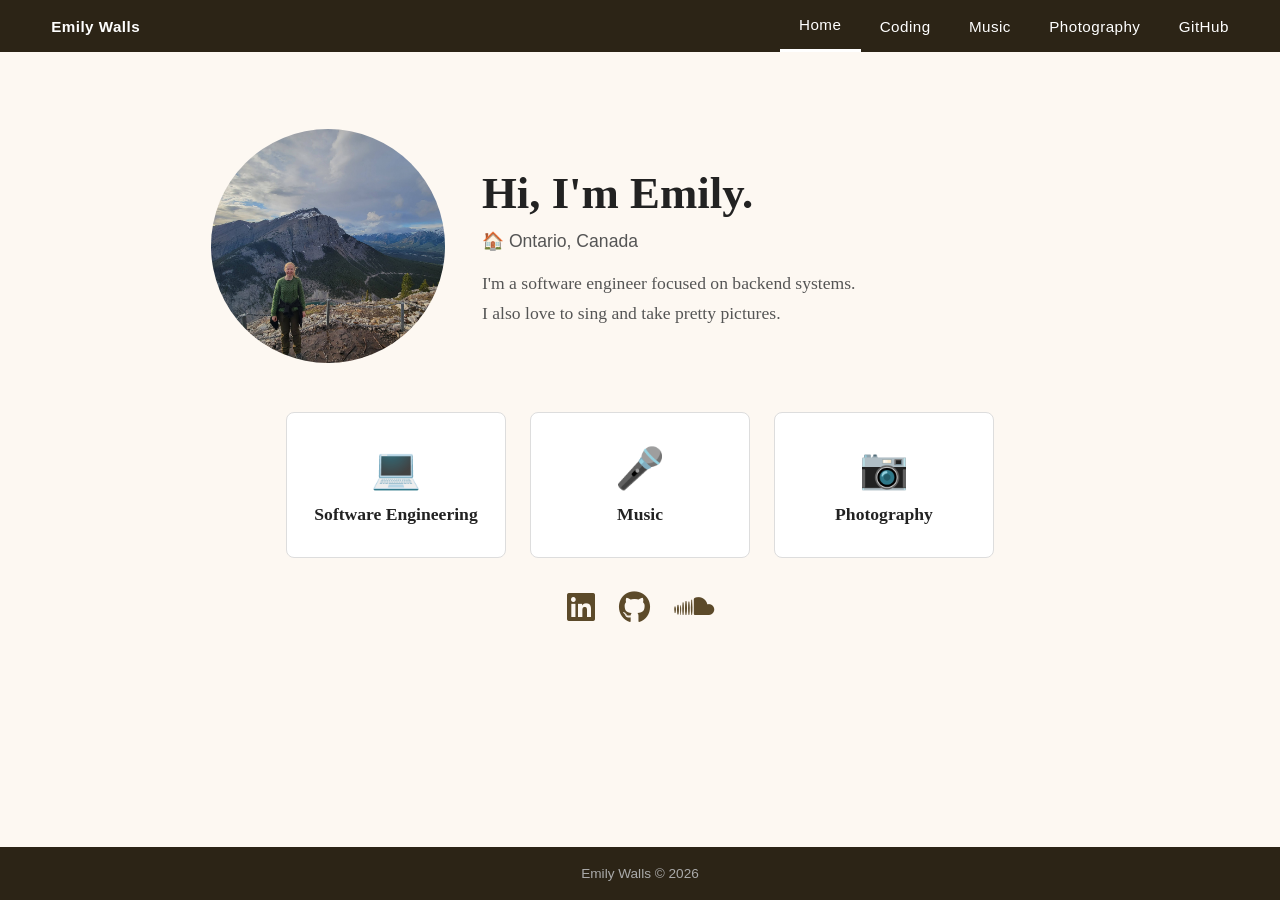
<file: index.html>
<!doctype html>
<html lang="en">
<head>
  <meta charset="UTF-8"/>
  <meta name="viewport" content="width=device-width, initial-scale=1.0"/>
  <meta name="robots" content="noindex, nofollow"/>
  <title>Emily Walls</title>
  <link type="text/css" rel="stylesheet" href="style.css"/>
  <link type="text/css" rel="stylesheet" href="https://cdnjs.cloudflare.com/ajax/libs/font-awesome/6.5.0/css/all.min.css"/>
</head>
<body>

<nav>
  <button class="nav-toggle" aria-label="Toggle navigation">&#9776;</button>
  <ul>
    <li class="site-title"><a href="index.html">Emily Walls</a></li>
    <li><a href="index.html" class="active">Home</a></li>
    <li><a href="engineering.html">Coding</a></li>
    <li><a href="music.html">Music</a></li>
    <li><a href="photography.html">Photography</a></li>
    <li><a href="https://github.com/e23walls" target="_blank">GitHub</a></li>
  </ul>
</nav>

<main>
  <div class="hero">
    <div class="hero-intro">
      <a href="resources/photos/emily-canmore-alberta.html"><img src="resources/photos/emily-canmore-alberta.jpg" alt="Emily Walls" class="hero-photo"/></a>
      <div class="hero-text">
        <h1>Hi, I'm Emily.</h1>
        <p class="hero-location">&#127968; Ontario, Canada</p>
        <p>I'm a software engineer focused on backend systems.</p>
        <p>I also love to sing and take pretty pictures.</p>
      </div>
    </div>
    <div class="section-cards">
      <a class="card" href="engineering.html">
        <div class="card-icon">&#128187;</div>
        <h2>Software Engineering</h2>
      </a>
      <a class="card" href="music.html">
        <div class="card-icon">&#127908;</div>
        <h2>Music</h2>
      </a>
      <a class="card" href="photography.html">
        <div class="card-icon">&#128247;</div>
        <h2>Photography</h2>
      </a>
    </div>
    <div class="social-links">
      <a href="https://www.linkedin.com/in/emilywalls23" target="_blank" class="social-link" aria-label="LinkedIn"><i class="fa-brands fa-linkedin"></i></a>
      <a href="https://github.com/e23walls" target="_blank" class="social-link" aria-label="GitHub"><i class="fa-brands fa-github"></i></a>
      <a href="https://soundcloud.com/user-144678703" target="_blank" class="social-link" aria-label="SoundCloud"><i class="fa-brands fa-soundcloud"></i></a>
    </div>
  </div>
</main>

<footer>
  Emily Walls &copy; 2026
</footer>

<script src="nav.js"></script>
</body>
</html>
</file>
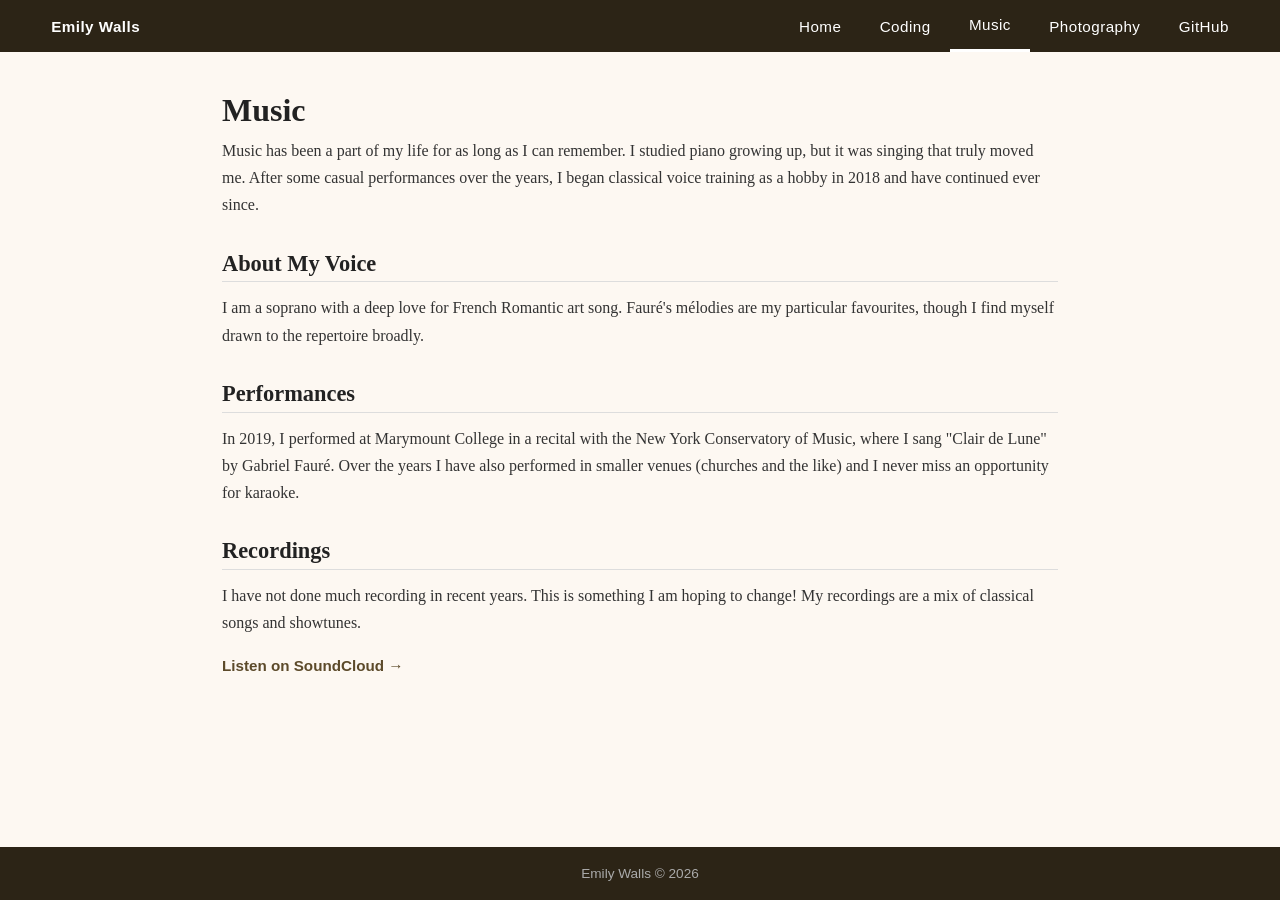
<file: music.html>
<!doctype html>
<html lang="en">
<head>
  <meta charset="UTF-8"/>
  <meta name="viewport" content="width=device-width, initial-scale=1.0"/>
  <meta name="robots" content="noindex, nofollow"/>
  <title>Music — Emily Walls</title>
  <link type="text/css" rel="stylesheet" href="style.css"/>
</head>
<body>

<nav>
  <button class="nav-toggle" aria-label="Toggle navigation">&#9776;</button>
  <ul>
    <li class="site-title"><a href="index.html">Emily Walls</a></li>
    <li><a href="index.html">Home</a></li>
    <li><a href="engineering.html">Coding</a></li>
    <li><a href="music.html" class="active">Music</a></li>
    <li><a href="photography.html">Photography</a></li>
    <li><a href="https://github.com/e23walls" target="_blank">GitHub</a></li>
  </ul>
</nav>

<main>
  <h1>Music</h1>
  <p>
    Music has been a part of my life for as long as I can remember. I studied piano growing up,
    but it was singing that truly moved me. After some casual performances over the years, I began
    classical voice training as a hobby in 2018 and have continued ever since.
  </p>

  <h2>About My Voice</h2>
  <p>
    I am a soprano with a deep love for French Romantic art song. Fauré's mélodies are my
    particular favourites, though I find myself drawn to the repertoire broadly.
  </p>

  <h2>Performances</h2>
  <p>In 2019, I performed at Marymount College in a recital with the New York Conservatory of Music,
  where I sang "Clair de Lune" by Gabriel Fauré. Over the years I have also performed in smaller
  venues (churches and the like) and I never miss an opportunity for karaoke.</p>

  <h2>Recordings</h2>
  <p>I have not done much recording in recent years. This is something I am hoping to change! My recordings are a mix of classical songs and showtunes.</p>
  <p><a href="https://soundcloud.com/user-144678703" target="_blank" class="external-link">Listen on SoundCloud &rarr;</a></p>
</main>

<footer>
  Emily Walls &copy; 2026
</footer>

<script src="nav.js"></script>
</body>
</html>
</file>
<file: style.css>
/* ===== Reset & Base ===== */
* {
  box-sizing: border-box;
  margin: 0;
  padding: 0;
}

body {
  font-family: Georgia, 'Times New Roman', serif;
  color: #222;
  background-color: #fdf8f2;
  min-height: 100vh;
  display: flex;
  flex-direction: column;
}

/* ===== Navigation ===== */
nav {
  background-color: #2c2416;
  padding: 0;
  position: sticky;
  top: 0;
  z-index: 100;
}

nav ul {
  list-style: none;
  display: flex;
  align-items: center;
  padding: 0 2rem;
  gap: 0;
}

nav ul li.site-title {
  margin-right: auto;
  font-size: 1.1rem;
  font-weight: bold;
}

nav ul li a {
  display: block;
  padding: 1rem 1.2rem;
  color: #fff;
  text-decoration: none;
  font-family: Arial, Helvetica, sans-serif;
  font-size: 0.95rem;
  letter-spacing: 0.03em;
  transition: background-color 0.2s;
}

nav ul li a:hover {
  background-color: #4a3a28;
}

nav ul li a.active {
  border-bottom: 3px solid #fff;
}

.nav-toggle {
  display: none;
  background: none;
  border: none;
  color: #fff;
  font-size: 1.5rem;
  cursor: pointer;
  padding: 1rem;
  margin-left: auto;
}

@media (max-width: 680px) {
  .nav-toggle {
    display: block;
  }

  nav ul {
    flex-wrap: wrap;
  }

  nav ul li.site-title {
    flex: 1;
  }

  nav ul li:not(.site-title) {
    display: none;
    width: 100%;
  }

  nav ul.open li:not(.site-title) {
    display: block;
  }

  nav ul li a {
    padding: 0.75rem 1.5rem;
  }
}

/* ===== Main Content ===== */
main {
  flex: 1;
  padding: 2.5rem 2rem;
  max-width: 900px;
  width: 100%;
  margin: 0 auto;
}

/* ===== Hero (home page) ===== */
.hero {
  padding: 4rem 1rem;
}

.hero-intro {
  display: flex;
  align-items: center;
  gap: 4rem;
  margin-bottom: 4.5rem;
}

.hero-photo {
  width: 180px;
  height: 180px;
  border-radius: 50%;
  object-fit: cover;
  object-position: center;
  transform: scale(1.30);
  flex-shrink: 0;
}

.hero-text h1 {
  font-size: 2.8rem;
  margin-bottom: 0.5rem;
}

.hero-text p {
  font-size: 1.1rem;
  color: #555;
  margin-bottom: 0;
}

.hero-location {
  font-family: Arial, Helvetica, sans-serif;
  font-size: 0.9rem;
  color: #9a7a52;
  margin-bottom: 0.75rem !important;
}

.card-group {
  margin-bottom: 2rem;
}

.card-group-label {
  font-family: Arial, Helvetica, sans-serif;
  font-size: 0.8rem;
  font-weight: bold;
  letter-spacing: 0.12em;
  text-transform: uppercase;
  color: #9a7a52;
  margin-bottom: 1rem;
}

.section-cards {
  display: flex;
  gap: 1.5rem;
  justify-content: center;
  flex-wrap: wrap;
}

.card {
  background: #fff;
  border: 1px solid #ddd;
  border-radius: 8px;
  padding: 2rem 1.5rem;
  width: 220px;
  text-align: center;
  text-decoration: none;
  color: #222;
  transition: box-shadow 0.2s, transform 0.2s;
}

.card:hover {
  box-shadow: 0 4px 16px rgba(0,0,0,0.12);
  transform: translateY(-3px);
}

.card .card-icon {
  font-size: 2.5rem;
  margin-bottom: 0.75rem;
}

.card h2 {
  font-size: 1.1rem;
  margin: 0;
  border-bottom: none;
  padding-bottom: 0;
}

.card p {
  font-size: 0.9rem;
  color: #666;
}

/* ===== Social links ===== */
.social-links {
  display: flex;
  justify-content: center;
  gap: 1.5rem;
  margin-top: 2rem;
}

.social-link {
  color: #5c4a2a;
  font-size: 2rem;
  text-decoration: none;
  transition: color 0.2s, transform 0.2s;
}

.social-link:hover {
  color: #2c2416;
  transform: translateY(-3px);
}

/* ===== Home overview snippet ===== */
.home-overview {
  text-align: center;
  margin: 2.5rem auto 0;
  max-width: 560px;
  padding-top: 2rem;
  border-top: 1px solid #e0d5c5;
}

.home-overview p {
  color: #555;
  font-size: 1rem;
  margin-bottom: 0.75rem;
}

.overview-link {
  color: #5c4a2a;
  font-family: Arial, Helvetica, sans-serif;
  font-size: 0.95rem;
  text-decoration: none;
  font-weight: bold;
  letter-spacing: 0.02em;
}

.overview-link:hover {
  text-decoration: underline;
}

.external-link {
  color: #5c4a2a;
  font-family: Arial, Helvetica, sans-serif;
  font-size: 0.95rem;
  font-weight: bold;
  text-decoration: none;
}

.external-link:hover {
  text-decoration: underline;
}

/* ===== Section headings ===== */
h1 {
  font-size: 2rem;
  margin-bottom: 0.5rem;
}

h2 {
  font-size: 1.4rem;
  margin: 2rem 0 0.75rem;
  border-bottom: 1px solid #ddd;
  padding-bottom: 0.3rem;
}

p {
  font-size: 1rem;
  line-height: 1.7;
  color: #333;
  margin-bottom: 1rem;
}

/* ===== Engineering page ===== */
.skills-category-label {
  font-family: Arial, Helvetica, sans-serif;
  font-size: 0.8rem;
  font-weight: bold;
  letter-spacing: 0.1em;
  text-transform: uppercase;
  color: #9a7a52;
  margin-top: 0.5rem;
  margin-bottom: 0.4rem;
}

.skills-list {
  display: flex;
  flex-wrap: wrap;
  gap: 0.5rem;
  margin-bottom: 0.25rem;
}

.skill-tag {
  background: #5c4a2a;
  color: #fff;
  padding: 0.3rem 0.8rem;
  border-radius: 20px;
  font-size: 0.85rem;
  font-family: Arial, Helvetica, sans-serif;
}

.project-list {
  list-style: none;
}

.project-list li {
  background: #fff;
  border: 1px solid #ddd;
  border-radius: 6px;
  padding: 1rem 1.2rem;
  margin-bottom: 1rem;
}

.project-list li h3 {
  font-size: 1.05rem;
  margin-bottom: 0.3rem;
}

.project-list li p {
  margin-bottom: 0.3rem;
}

.project-list li a {
  color: #1a1a1a;
  font-size: 0.9rem;
}

.video-thumbnail {
  display: block;
  position: relative;
  margin-top: 1rem;
  border-radius: 6px;
  overflow: hidden;
  width: 100%;
}

.video-thumbnail img {
  width: 100%;
  display: block;
  border-radius: 6px;
}

.video-play {
  position: absolute;
  top: 50%;
  left: 50%;
  transform: translate(-50%, -50%);
  font-size: 3rem;
  color: #fff;
  background: rgba(0,0,0,0.55);
  border-radius: 50%;
  width: 70px;
  height: 70px;
  display: flex;
  align-items: center;
  justify-content: center;
  pointer-events: none;
}

/* ===== Photography page ===== */
.photo-grid {
  display: grid;
  grid-template-columns: repeat(auto-fill, minmax(330px, 1fr));
  gap: 1rem;
  margin-top: 1rem;
}

.photo-full {
  margin: 0 auto;
  text-align: center;
}

.photo-full img {
  max-width: 100%;
  max-height: 80vh;
  border-radius: 6px;
  object-fit: contain;
}

.photo-full figcaption {
  font-family: Arial, Helvetica, sans-serif;
  font-size: 0.95rem;
  color: #555;
  margin-top: 0.75rem;
  margin-bottom: 1.5rem;
}

.copyright-notice {
  font-family: Arial, Helvetica, sans-serif;
  font-size: 0.85rem;
  color: #9a7a52;
  margin-bottom: 1rem;
}

.photo-grid figure {
  margin: 0;
}

.photo-grid figcaption {
  font-family: Arial, Helvetica, sans-serif;
  font-size: 0.75rem;
  color: #888;
  margin-top: 0.3rem;
  text-align: right;
}

.photo-grid img {
  width: 100%;
  aspect-ratio: 4/3;
  object-fit: cover;
  border-radius: 6px;
}

.photo-placeholder {
  background: #ddd;
  aspect-ratio: 4/3;
  border-radius: 6px;
  display: flex;
  align-items: center;
  justify-content: center;
  color: #888;
  font-size: 0.85rem;
  font-family: Arial, Helvetica, sans-serif;
}

/* ===== Footer ===== */
footer {
  background-color: #2c2416;
  color: #aaa;
  text-align: center;
  padding: 1.2rem;
  font-family: Arial, Helvetica, sans-serif;
  font-size: 0.85rem;
}
</file>
